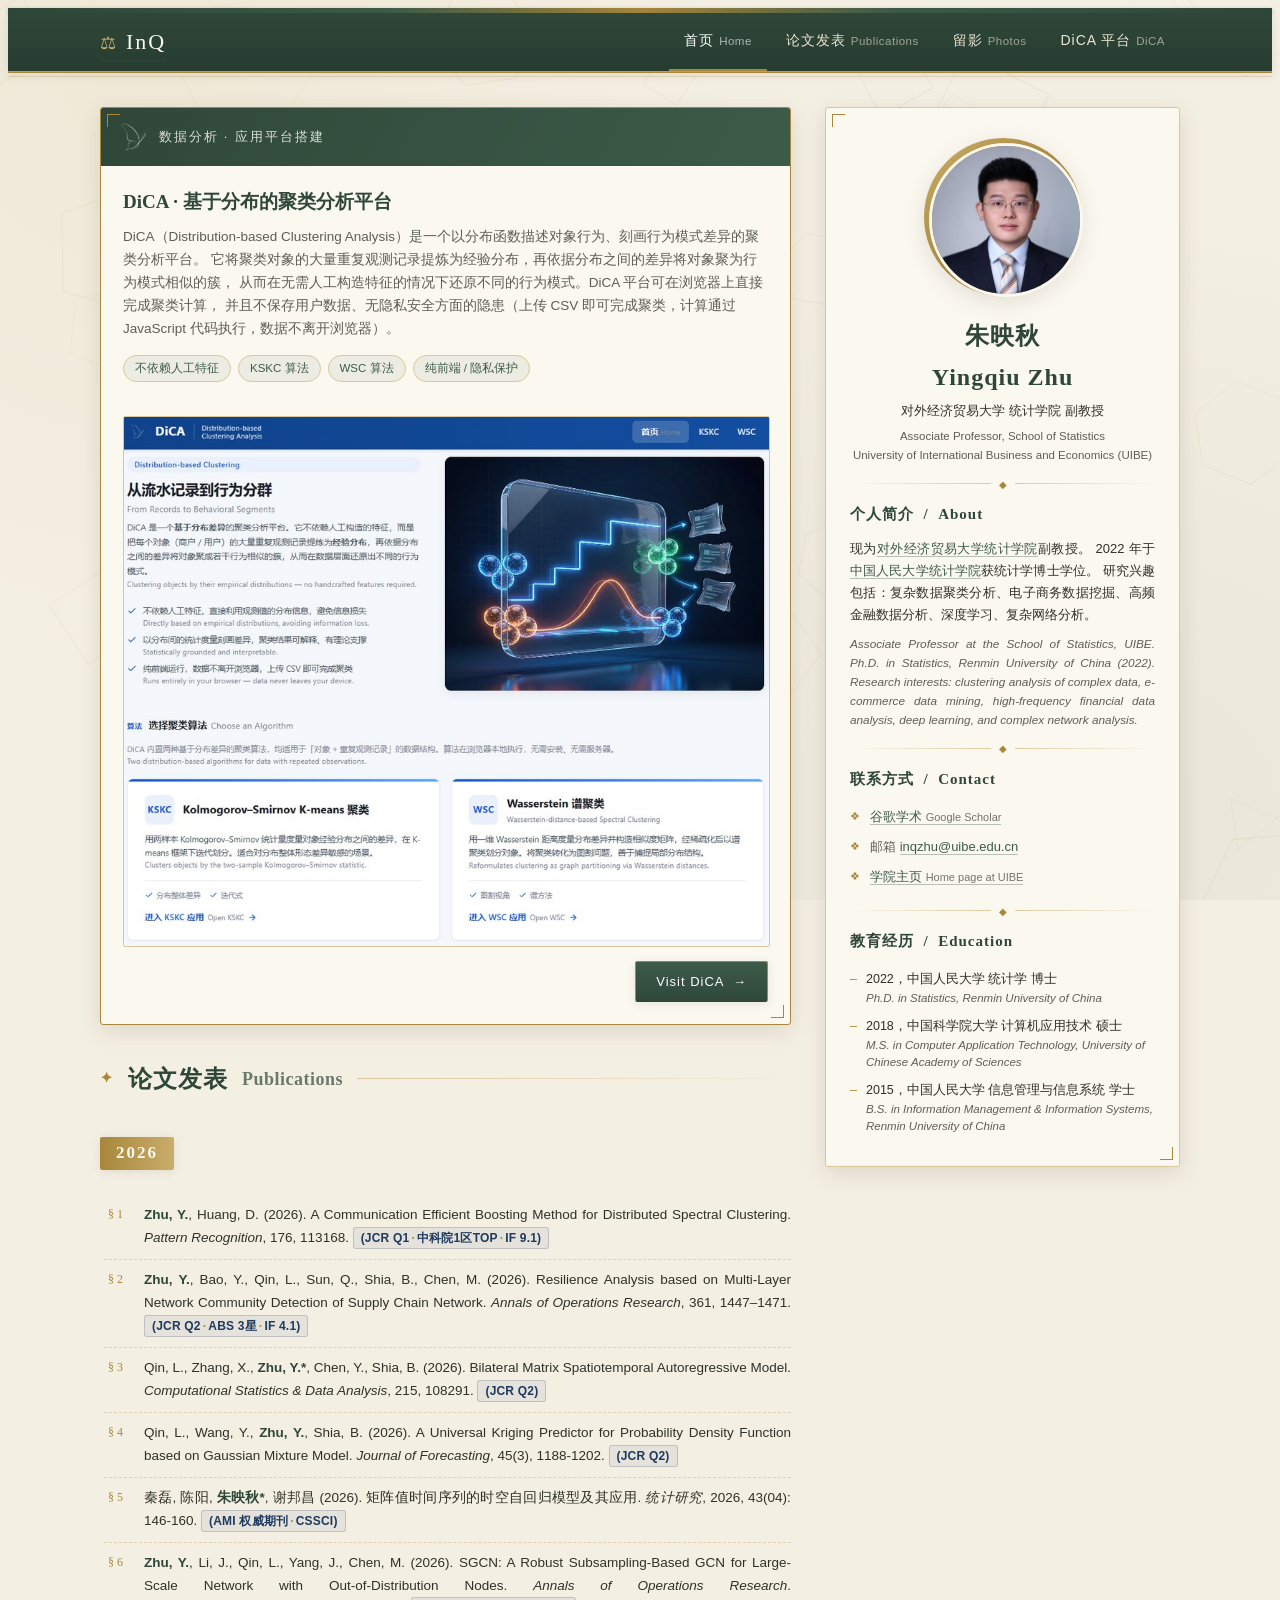
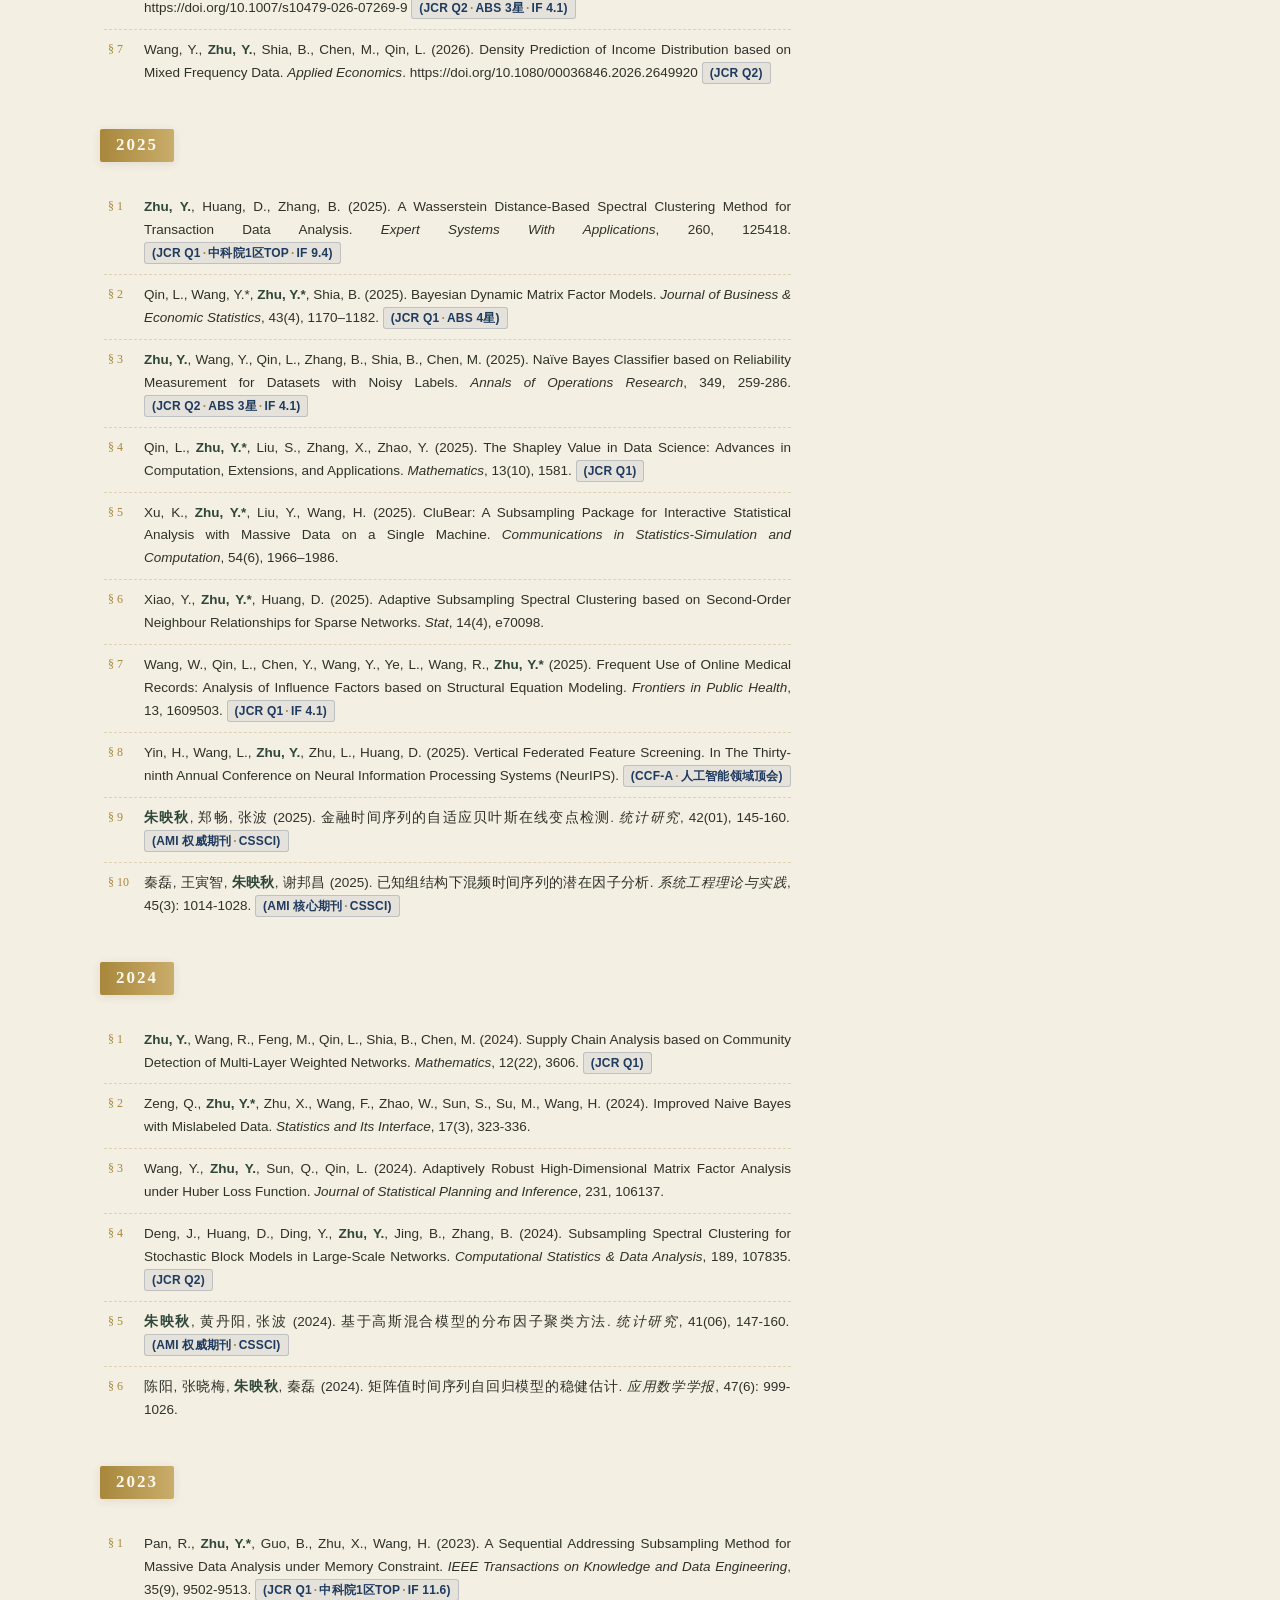
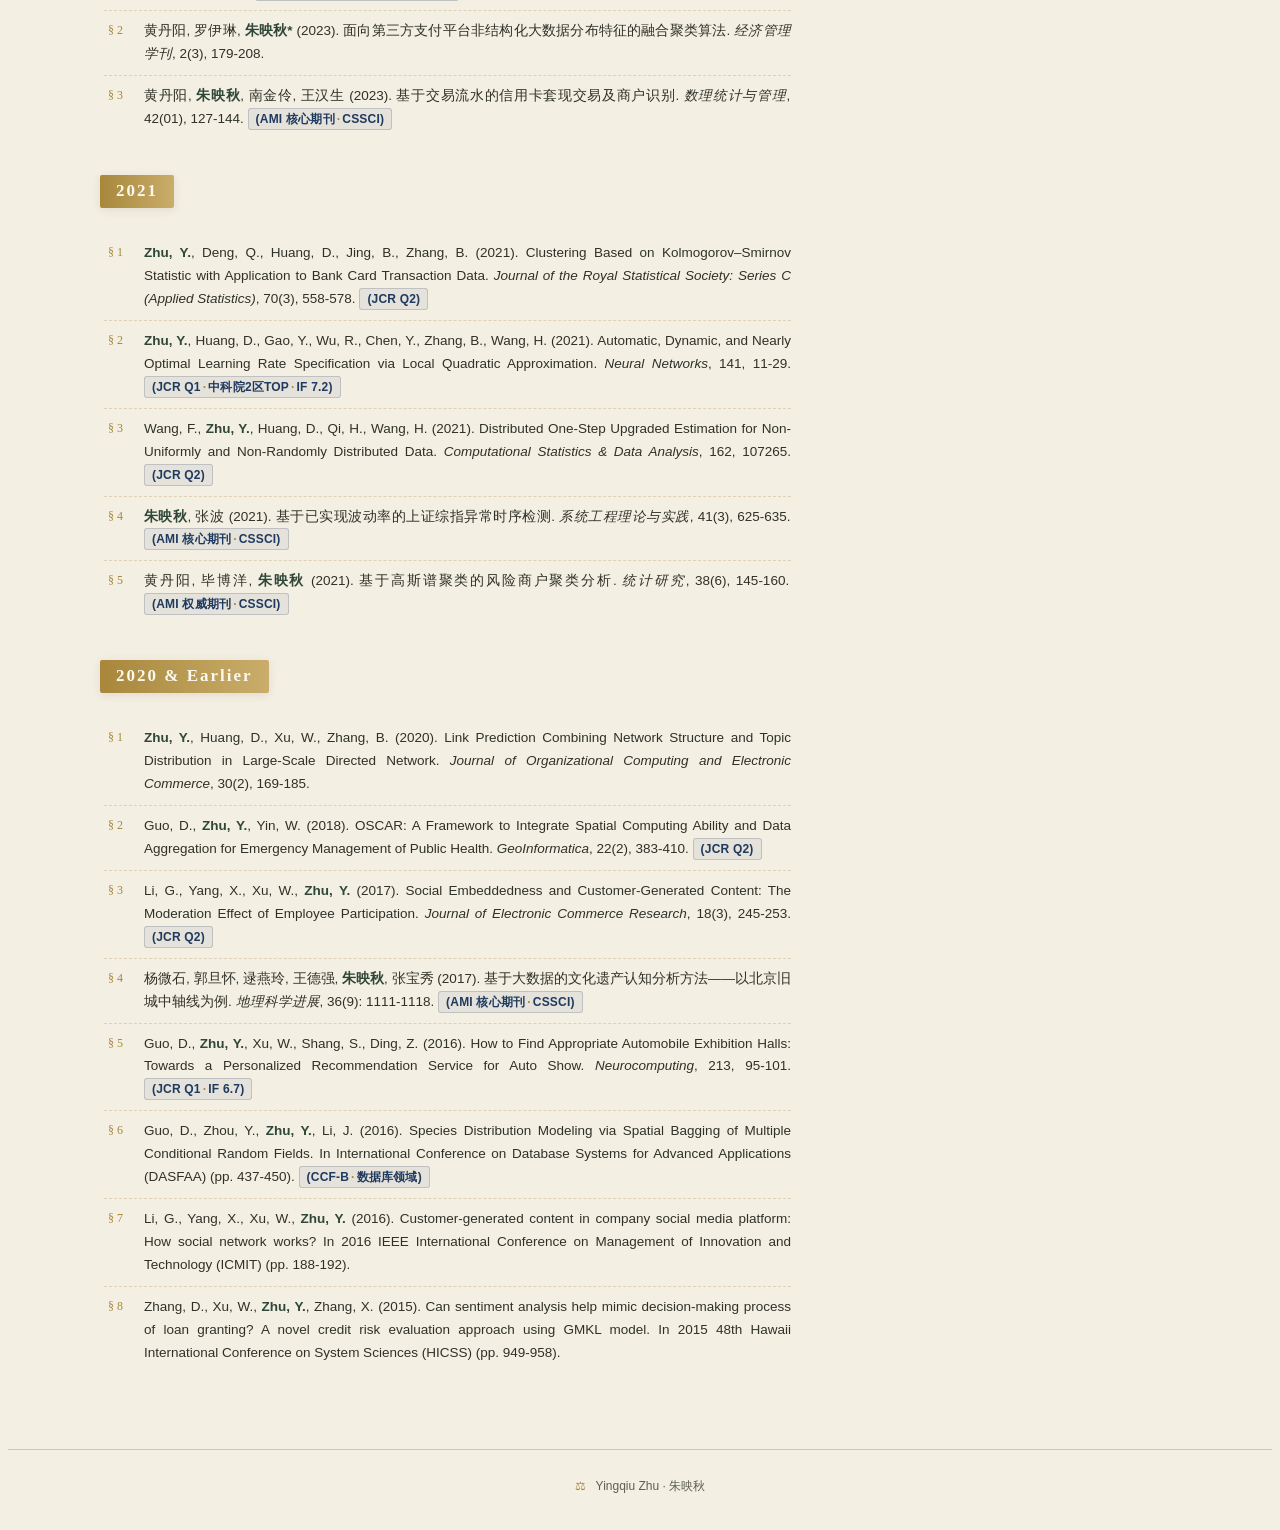
<file: index.html>
<!DOCTYPE html>
<!--
    Plain-Academic by Vasilios Mavroudis
    Released under the Simplified BSD License/FreeBSD (2-clause) License.
    https://github.com/mavroudisv/plain-academic
    图片异步懒加载改造与页面视觉重设计 by Yingqiu Zhu
-->
<html lang="en">
<head>
    <meta charset="utf-8">
    <meta name="viewport" content="width=device-width, initial-scale=1">
    <title>Yingqiu Zhu · 朱映秋</title>
    <link rel="stylesheet" href="theme.css">
    <link href="localg.css" rel="stylesheet" type="text/css">
</head>
<body>

    <div class="top-flourish"></div>

    <!-- Navigation -->
    <div class="navbar-wrap">
        <nav class="site-nav">
            <a class="site-brand" href="index.html"><span class="crest">&#9878;</span>InQ</a>
            <button class="nav-toggle" aria-label="Toggle navigation" onclick="document.getElementById('mainNav').classList.toggle('open')">&#9776;</button>
            <ul id="mainNav">
                <li class="active"><a href="index.html">首页 <span class="en">Home</span></a></li>
                <li><a href="#publications">论文发表 <span class="en">Publications</span></a></li>
                <li><a href="photo.html">留影 <span class="en">Photos</span></a></li>
                <li><a href="https://inqzhu.github.io/DiCA/index.html" target="_blank" rel="noopener">DiCA 平台 <span class="en">DiCA</span></a></li>
            </ul>
        </nav>
    </div>

    <!-- Page Content -->
    <div class="main-container">
        <div class="layout-grid">

            <!-- ===== 主栏：DiCA + 论文 ===== -->
            <div class="content-column">

                <!-- DiCA 平台介绍 -->
                <section class="card dica-card">
                    <div class="dica-head">
                        <img class="dica-logo" src="img/dica-logo.png" alt="DiCA logo">
                        <span class="dica-kicker">数据分析 &middot; 应用平台搭建</span>
                    </div>
                    <div class="dica-body">
                        <div class="dica-text">
                            <h3>DiCA &middot; 基于分布的聚类分析平台</h3>
                            <p>
                                DiCA（Distribution-based Clustering Analysis）是一个以分布函数描述对象行为、刻画行为模式差异的聚类分析平台。
                                它将聚类对象的大量重复观测记录提炼为经验分布，再依据分布之间的差异将对象聚为行为模式相似的簇，
                                从而在无需人工构造特征的情况下还原不同的行为模式。DiCA 平台可在浏览器上直接完成聚类计算，
                                并且不保存用户数据、无隐私安全方面的隐患（上传 CSV 即可完成聚类，计算通过 JavaScript 代码执行，数据不离开浏览器）。
                            </p>
                            <div class="dica-tags">
                                <span class="dica-tag">不依赖人工特征</span>
                                <span class="dica-tag">KSKC 算法</span>
                                <span class="dica-tag">WSC 算法</span>
                                <span class="dica-tag">纯前端 / 隐私保护</span>
                            </div>
                        </div>
                        <div class="dica-side">
                            <div class="dica-figure">
                                <img class="lazy-img" data-src="img/dica-preview.jpg" alt="DiCA: from transaction records to behavioral clustering">
                            </div>
                            <a class="dica-btn" href="https://inqzhu.github.io/DiCA/index.html" target="_blank" rel="noopener">Visit DiCA &nbsp;&#8594;</a>
                        </div>
                    </div>
                </section>

                <!-- Publications -->
                <section class="pubs">
                    <h2 class="section-title" id="publications"><span class="mark">&#10022;</span> 论文发表 <span class="en">Publications</span></h2>

                    <span class="year">2026</span>
                    <ol>
                        <li class="paper"><b>Zhu, Y.</b>, Huang, D. (2026). A Communication Efficient Boosting Method for Distributed Spectral Clustering. <i>Pattern Recognition</i>, 176, 113168. <span class="pub-badge">(JCR Q1<span class="sep">&middot;</span>中科院1区TOP<span class="sep">&middot;</span>IF 9.1)</span></li>
                        <li class="paper"><b>Zhu, Y.</b>, Bao, Y., Qin, L., Sun, Q., Shia, B., Chen, M. (2026). Resilience Analysis based on Multi-Layer Network Community Detection of Supply Chain Network. <i>Annals of Operations Research</i>, 361, 1447–1471. <span class="pub-badge">(JCR Q2<span class="sep">&middot;</span>ABS 3星<span class="sep">&middot;</span>IF 4.1)</span></li>
                        <li class="paper">Qin, L., Zhang, X., <b>Zhu, Y.*</b>, Chen, Y., Shia, B. (2026). Bilateral Matrix Spatiotemporal Autoregressive Model. <i>Computational Statistics &amp; Data Analysis</i>, 215, 108291. <span class="pub-badge">(JCR Q2)</span></li>
                        <li class="paper">Qin, L., Wang, Y., <b>Zhu, Y.</b>, Shia, B. (2026). A Universal Kriging Predictor for Probability Density Function based on Gaussian Mixture Model. <i>Journal of Forecasting</i>, 45(3), 1188-1202. <span class="pub-badge">(JCR Q2)</span></li>
                        <li class="paper">秦磊, 陈阳, <b>朱映秋*</b>, 谢邦昌 (2026). 矩阵值时间序列的时空自回归模型及其应用. <i>统计研究</i>, 2026, 43(04): 146-160. <span class="pub-badge">(AMI 权威期刊<span class="sep">&middot;</span>CSSCI)</span></li>
                        <li class="paper"><b>Zhu, Y.</b>, Li, J., Qin, L., Yang, J., Chen, M. (2026). SGCN: A Robust Subsampling-Based GCN for Large-Scale Network with Out-of-Distribution Nodes. <i>Annals of Operations Research</i>. https://doi.org/10.1007/s10479-026-07269-9 <span class="pub-badge">(JCR Q2<span class="sep">&middot;</span>ABS 3星<span class="sep">&middot;</span>IF 4.1)</span></li>
                        <li class="paper">Wang, Y., <b>Zhu, Y.</b>, Shia, B., Chen, M., Qin, L. (2026). Density Prediction of Income Distribution based on Mixed Frequency Data. <i>Applied Economics</i>. https://doi.org/10.1080/00036846.2026.2649920 <span class="pub-badge">(JCR Q2)</span></li>
                    </ol>

                    <span class="year">2025</span>
                    <ol>
                        <li class="paper"><b>Zhu, Y.</b>, Huang, D., Zhang, B. (2025). A Wasserstein Distance-Based Spectral Clustering Method for Transaction Data Analysis. <i>Expert Systems With Applications</i>, 260, 125418. <span class="pub-badge">(JCR Q1<span class="sep">&middot;</span>中科院1区TOP<span class="sep">&middot;</span>IF 9.4)</span></li>
                        <li class="paper">Qin, L., Wang, Y.*, <b>Zhu, Y.*</b>, Shia, B. (2025). Bayesian Dynamic Matrix Factor Models. <i>Journal of Business &amp; Economic Statistics</i>, 43(4), 1170–1182. <span class="pub-badge">(JCR Q1<span class="sep">&middot;</span>ABS 4星)</span></li>
                        <li class="paper"><b>Zhu, Y.</b>, Wang, Y., Qin, L., Zhang, B., Shia, B., Chen, M. (2025). Naïve Bayes Classifier based on Reliability Measurement for Datasets with Noisy Labels. <i>Annals of Operations Research</i>, 349, 259-286. <span class="pub-badge">(JCR Q2<span class="sep">&middot;</span>ABS 3星<span class="sep">&middot;</span>IF 4.1)</span></li>
                        <li class="paper">Qin, L., <b>Zhu, Y.*</b>, Liu, S., Zhang, X., Zhao, Y. (2025). The Shapley Value in Data Science: Advances in Computation, Extensions, and Applications. <i>Mathematics</i>, 13(10), 1581. <span class="pub-badge">(JCR Q1)</span></li>
                        <li class="paper">Xu, K., <b>Zhu, Y.*</b>, Liu, Y., Wang, H. (2025). CluBear: A Subsampling Package for Interactive Statistical Analysis with Massive Data on a Single Machine. <i>Communications in Statistics-Simulation and Computation</i>, 54(6), 1966–1986.</li>
                        <li class="paper">Xiao, Y., <b>Zhu, Y.*</b>, Huang, D. (2025). Adaptive Subsampling Spectral Clustering based on Second-Order Neighbour Relationships for Sparse Networks. <i>Stat</i>, 14(4), e70098.</li>
                        <li class="paper">Wang, W., Qin, L., Chen, Y., Wang, Y., Ye, L., Wang, R., <b>Zhu, Y.*</b> (2025). Frequent Use of Online Medical Records: Analysis of Influence Factors based on Structural Equation Modeling. <i>Frontiers in Public Health</i>, 13, 1609503. <span class="pub-badge">(JCR Q1<span class="sep">&middot;</span>IF 4.1)</span></li>
                        <li class="paper">Yin, H., Wang, L., <b>Zhu, Y.</b>, Zhu, L., Huang, D. (2025). Vertical Federated Feature Screening. In The Thirty-ninth Annual Conference on Neural Information Processing Systems (NeurIPS). <span class="pub-badge">(CCF-A<span class="sep">&middot;</span>人工智能领域顶会)</span></li>
                        <li class="paper"><b>朱映秋</b>, 郑畅, 张波 (2025). 金融时间序列的自适应贝叶斯在线变点检测. <i>统计研究</i>, 42(01), 145-160. <span class="pub-badge">(AMI 权威期刊<span class="sep">&middot;</span>CSSCI)</span></li>
                        <li class="paper">秦磊, 王寅智, <b>朱映秋</b>, 谢邦昌 (2025). 已知组结构下混频时间序列的潜在因子分析. <i>系统工程理论与实践</i>, 45(3): 1014-1028. <span class="pub-badge">(AMI 核心期刊<span class="sep">&middot;</span>CSSCI)</span></li>
                    </ol>

                    <span class="year">2024</span>
                    <ol>
                        <li class="paper"><b>Zhu, Y.</b>, Wang, R., Feng, M., Qin, L., Shia, B., Chen, M. (2024). Supply Chain Analysis based on Community Detection of Multi-Layer Weighted Networks. <i>Mathematics</i>, 12(22), 3606. <span class="pub-badge">(JCR Q1)</span></li>
                        <li class="paper">Zeng, Q., <b>Zhu, Y.*</b>, Zhu, X., Wang, F., Zhao, W., Sun, S., Su, M., Wang, H. (2024). Improved Naive Bayes with Mislabeled Data. <i>Statistics and Its Interface</i>, 17(3), 323-336.</li>
                        <li class="paper">Wang, Y., <b>Zhu, Y.</b>, Sun, Q., Qin, L. (2024). Adaptively Robust High-Dimensional Matrix Factor Analysis under Huber Loss Function. <i>Journal of Statistical Planning and Inference</i>, 231, 106137.</li>
                        <li class="paper">Deng, J., Huang, D., Ding, Y., <b>Zhu, Y.</b>, Jing, B., Zhang, B. (2024). Subsampling Spectral Clustering for Stochastic Block Models in Large-Scale Networks. <i>Computational Statistics &amp; Data Analysis</i>, 189, 107835. <span class="pub-badge">(JCR Q2)</span></li>
                        <li class="paper"><b>朱映秋</b>, 黄丹阳, 张波 (2024). 基于高斯混合模型的分布因子聚类方法. <i>统计研究</i>, 41(06), 147-160. <span class="pub-badge">(AMI 权威期刊<span class="sep">&middot;</span>CSSCI)</span></li>
                        <li class="paper">陈阳, 张晓梅, <b>朱映秋</b>, 秦磊 (2024). 矩阵值时间序列自回归模型的稳健估计. <i>应用数学学报</i>, 47(6): 999-1026.</li>
                    </ol>

                    <span class="year">2023</span>
                    <ol>
                        <li class="paper">Pan, R., <b>Zhu, Y.*</b>, Guo, B., Zhu, X., Wang, H. (2023). A Sequential Addressing Subsampling Method for Massive Data Analysis under Memory Constraint. <i>IEEE Transactions on Knowledge and Data Engineering</i>, 35(9), 9502-9513. <span class="pub-badge">(JCR Q1<span class="sep">&middot;</span>中科院1区TOP<span class="sep">&middot;</span>IF 11.6)</span></li>
                        <li class="paper">黄丹阳, 罗伊琳, <b>朱映秋*</b> (2023). 面向第三方支付平台非结构化大数据分布特征的融合聚类算法. <i>经济管理学刊</i>, 2(3), 179-208.</li>
                        <li class="paper">黄丹阳, <b>朱映秋</b>, 南金伶, 王汉生 (2023). 基于交易流水的信用卡套现交易及商户识别. <i>数理统计与管理</i>, 42(01), 127-144. <span class="pub-badge">(AMI 核心期刊<span class="sep">&middot;</span>CSSCI)</span></li>
                    </ol>

                    <span class="year">2021</span>
                    <ol>
                        <li class="paper"><b>Zhu, Y.</b>, Deng, Q., Huang, D., Jing, B., Zhang, B. (2021). Clustering Based on Kolmogorov–Smirnov Statistic with Application to Bank Card Transaction Data. <i>Journal of the Royal Statistical Society: Series C (Applied Statistics)</i>, 70(3), 558-578. <span class="pub-badge">(JCR Q2)</span></li>
                        <li class="paper"><b>Zhu, Y.</b>, Huang, D., Gao, Y., Wu, R., Chen, Y., Zhang, B., Wang, H. (2021). Automatic, Dynamic, and Nearly Optimal Learning Rate Specification via Local Quadratic Approximation. <i>Neural Networks</i>, 141, 11-29. <span class="pub-badge">(JCR Q1<span class="sep">&middot;</span>中科院2区TOP<span class="sep">&middot;</span>IF 7.2)</span></li>
                        <li class="paper">Wang, F., <b>Zhu, Y.</b>, Huang, D., Qi, H., Wang, H. (2021). Distributed One-Step Upgraded Estimation for Non-Uniformly and Non-Randomly Distributed Data. <i>Computational Statistics &amp; Data Analysis</i>, 162, 107265. <span class="pub-badge">(JCR Q2)</span></li>
                        <li class="paper"><b>朱映秋</b>, 张波 (2021). 基于已实现波动率的上证综指异常时序检测. <i>系统工程理论与实践</i>, 41(3), 625-635. <span class="pub-badge">(AMI 核心期刊<span class="sep">&middot;</span>CSSCI)</span></li>
                        <li class="paper">黄丹阳, 毕博洋, <b>朱映秋</b> (2021). 基于高斯谱聚类的风险商户聚类分析. <i>统计研究</i>, 38(6), 145-160. <span class="pub-badge">(AMI 权威期刊<span class="sep">&middot;</span>CSSCI)</span></li>
                    </ol>

                    <span class="year">2020 &amp; Earlier</span>
                    <ol>
                        <li class="paper"><b>Zhu, Y.</b>, Huang, D., Xu, W., Zhang, B. (2020). Link Prediction Combining Network Structure and Topic Distribution in Large-Scale Directed Network. <i>Journal of Organizational Computing and Electronic Commerce</i>, 30(2), 169-185.</li>
                        <li class="paper">Guo, D., <b>Zhu, Y.</b>, Yin, W. (2018). OSCAR: A Framework to Integrate Spatial Computing Ability and Data Aggregation for Emergency Management of Public Health. <i>GeoInformatica</i>, 22(2), 383-410. <span class="pub-badge">(JCR Q2)</span></li>
                        <li class="paper">Li, G., Yang, X., Xu, W., <b>Zhu, Y.</b> (2017). Social Embeddedness and Customer-Generated Content: The Moderation Effect of Employee Participation. <i>Journal of Electronic Commerce Research</i>, 18(3), 245-253. <span class="pub-badge">(JCR Q2)</span></li>
                        <li class="paper">杨微石, 郭旦怀, 逯燕玲, 王德强, <b>朱映秋</b>, 张宝秀 (2017). 基于大数据的文化遗产认知分析方法——以北京旧城中轴线为例. <i>地理科学进展</i>, 36(9): 1111-1118. <span class="pub-badge">(AMI 核心期刊<span class="sep">&middot;</span>CSSCI)</span></li>
                        <li class="paper">Guo, D., <b>Zhu, Y.</b>, Xu, W., Shang, S., Ding, Z. (2016). How to Find Appropriate Automobile Exhibition Halls: Towards a Personalized Recommendation Service for Auto Show. <i>Neurocomputing</i>, 213, 95-101. <span class="pub-badge">(JCR Q1<span class="sep">&middot;</span>IF 6.7)</span></li>
                        <li class="paper">Guo, D., Zhou, Y., <b>Zhu, Y.</b>, Li, J. (2016). Species Distribution Modeling via Spatial Bagging of Multiple Conditional Random Fields. In International Conference on Database Systems for Advanced Applications (DASFAA) (pp. 437-450). <span class="pub-badge">(CCF-B<span class="sep">&middot;</span>数据库领域)</span></li>
                        <li class="paper">Li, G., Yang, X., Xu, W., <b>Zhu, Y.</b> (2016). Customer-generated content in company social media platform: How social network works? In 2016 IEEE International Conference on Management of Innovation and Technology (ICMIT) (pp. 188-192).</li>
                        <li class="paper">Zhang, D., Xu, W., <b>Zhu, Y.</b>, Zhang, X. (2015). Can sentiment analysis help mimic decision-making process of loan granting? A novel credit risk evaluation approach using GMKL model. In 2015 48th Hawaii International Conference on System Sciences (HICSS) (pp. 949-958).</li>
                    </ol>
                </section>

            </div>

            <!-- ===== 侧栏：个人信息 ===== -->
            <aside class="sidebar">
                <div class="card profile-card">
                    <div class="avatar-ring">
                        <img class="lazy-img" data-src="img/myphoto.jpg" alt="Yingqiu Zhu">
                    </div>
                    <h1 class="profile-name">朱映秋<br>Yingqiu Zhu</h1>
                    <p class="profile-title">
                        对外经济贸易大学 统计学院 副教授<br>
                        <span class="en-line">Associate Professor, School of Statistics<br>University of International Business and Economics (UIBE)</span>
                    </p>

                    <div class="divider"></div>

                    <div class="side-block">
                        <h4>个人简介 &nbsp;/&nbsp; About</h4>
                        <p class="bio-zh">
                            现为<a href="http://tongji.uibe.edu.cn/index.htm" target="_blank" rel="noopener">对外经济贸易大学统计学院</a>副教授。
                            2022 年于<a href="http://stat.ruc.edu.cn/" target="_blank" rel="noopener">中国人民大学统计学院</a>获统计学博士学位。
                            研究兴趣包括：复杂数据聚类分析、电子商务数据挖掘、高频金融数据分析、深度学习、复杂网络分析。
                        </p>
                        <p class="bio-en">
                            Associate Professor at the School of Statistics, UIBE. Ph.D. in Statistics,
                            Renmin University of China (2022). Research interests: clustering analysis of complex data,
                            e-commerce data mining, high-frequency financial data analysis, deep learning,
                            and complex network analysis.
                        </p>
                    </div>

                    <div class="divider"></div>

                    <div class="side-block">
                        <h4>联系方式 &nbsp;/&nbsp; Contact</h4>
                        <ul class="side-links">
                            <li><a href="https://scholar.google.com/citations?user=Z6v7O7wAAAAJ" target="_blank" rel="noopener">谷歌学术 <span class="en">Google Scholar</span></a></li>
                            <li>邮箱 <a href="mailto:inqzhu@uibe.edu.cn">inqzhu@uibe.edu.cn</a></li>
                            <li><a href="http://tongji.uibe.edu.cn/szdw/jsjs/sljrx/84bc55468a644aaf959e2bf996a63471.htm" target="_blank" rel="noopener">学院主页 <span class="en">Home page at UIBE</span></a></li>
                        </ul>
                    </div>

                    <div class="divider"></div>

                    <div class="side-block">
                        <h4>教育经历 &nbsp;/&nbsp; Education</h4>
                        <div class="edu-item">
                            <span class="edu-zh">2022，中国人民大学 统计学 博士</span>
                            <span class="edu-en">Ph.D. in Statistics, Renmin University of China</span>
                        </div>
                        <div class="edu-item">
                            <span class="edu-zh">2018，中国科学院大学 计算机应用技术 硕士</span>
                            <span class="edu-en">M.S. in Computer Application Technology, University of Chinese Academy of Sciences</span>
                        </div>
                        <div class="edu-item">
                            <span class="edu-zh">2015，中国人民大学 信息管理与信息系统 学士</span>
                            <span class="edu-en">B.S. in Information Management &amp; Information Systems, Renmin University of China</span>
                        </div>
                    </div>
                </div>
            </aside>

        </div>
    </div>

    <footer class="site-footer">
        <span class="crest">&#9878;</span> &nbsp; Yingqiu Zhu &middot; 朱映秋
    </footer>

    <!-- 背景装饰画布 -->
    <canvas id="poly-canvas"></canvas>

    <script>
        /* ===== 柔和暗金多边形背景（轻量，低对比，不干扰阅读） ===== */
        (function () {
            const canvas = document.getElementById('poly-canvas');
            if (!canvas) return;
            const ctx = canvas.getContext('2d');
            function resize() {
                canvas.width = window.innerWidth;
                canvas.height = window.innerHeight;
            }
            window.addEventListener('resize', resize);
            resize();

            class Poly {
                constructor() {
                    this.x = Math.random() * canvas.width;
                    this.y = Math.random() * canvas.height;
                    this.size = Math.random() * 60 + 20;
                    this.rot = 0;
                    this.rotSp = (Math.random() - 0.5) * 0.01;
                    this.vx = (Math.random() - 0.5) * 0.25;
                    this.vy = (Math.random() - 0.5) * 0.25;
                    this.sides = Math.floor(Math.random() * 4) + 3;
                    this.opacity = Math.random() * 0.06 + 0.03;
                }
                update() {
                    this.x += this.vx;
                    this.y += this.vy;
                    this.rot += this.rotSp;
                    if (this.x < -this.size) this.x = canvas.width + this.size;
                    if (this.x > canvas.width + this.size) this.x = -this.size;
                    if (this.y < -this.size) this.y = canvas.height + this.size;
                    if (this.y > canvas.height + this.size) this.y = -this.size;
                }
                draw() {
                    ctx.save();
                    ctx.translate(this.x, this.y);
                    ctx.rotate(this.rot);
                    ctx.strokeStyle = 'rgba(168,135,60,' + this.opacity + ')';
                    ctx.lineWidth = 1.2;
                    ctx.beginPath();
                    for (let i = 0; i < this.sides; i++) {
                        const a = (i / this.sides) * Math.PI * 2;
                        const x = Math.cos(a) * this.size;
                        const y = Math.sin(a) * this.size;
                        i === 0 ? ctx.moveTo(x, y) : ctx.lineTo(x, y);
                    }
                    ctx.closePath();
                    ctx.stroke();
                    ctx.restore();
                }
            }
            const polys = Array.from({ length: 40 }, () => new Poly());
            function loop() {
                ctx.clearRect(0, 0, canvas.width, canvas.height);
                polys.forEach(p => { p.update(); p.draw(); });
                requestAnimationFrame(loop);
            }
            loop();
        })();

        /* ===== 图片异步懒加载（保留原有改造思路） ===== */
        document.addEventListener('DOMContentLoaded', function () {
            const imgs = document.querySelectorAll('img.lazy-img');
            if (!imgs.length) return;

            function load(img) {
                const src = img.getAttribute('data-src');
                if (!src || img.dataset.done === 'true') return;
                img.dataset.done = 'true';
                const loader = new Image();
                loader.onload = function () {
                    img.src = src;
                    img.classList.add('loaded');
                };
                loader.onerror = function () {
                    img.alt = 'Image unavailable';
                    img.classList.add('loaded');
                    img.style.opacity = '0.35';
                };
                loader.src = src;
            }

            if ('IntersectionObserver' in window) {
                const io = new IntersectionObserver((entries, obs) => {
                    entries.forEach(e => {
                        if (e.isIntersecting) { load(e.target); obs.unobserve(e.target); }
                    });
                }, { rootMargin: '200px 0px', threshold: 0.01 });
                imgs.forEach(img => io.observe(img));
            } else {
                imgs.forEach(load);
            }
        });
    </script>
</body>
</html>
</file>
<file: theme.css>
/*
 * theme.css
 * 柔和中世纪魔幻风格的学术主页主题
 * 参考火焰纹章攻略站的配色气质，但做了学术化收敛：
 *   羊皮纸米色底 + 深墨绿/藏青主色 + 暗金描边 + 衬线标题
 * 供 index.html 与 photo.html 共用。
 */

:root {
    --parchment:   #f4efe3;   /* 羊皮纸底色 */
    --parchment-2: #efe8d8;   /* 略深的羊皮纸 */
    --paper:       #fbf8f0;   /* 卡片纸面 */
    --ink:         #2f3128;   /* 正文墨色 */
    --ink-soft:    #5c5f52;   /* 次要文字 */
    --green:       #2f4739;   /* 深墨绿（主色） */
    --green-2:     #3d5b49;
    --gold:        #a8873c;   /* 暗金 */
    --gold-soft:   #c9ad6a;
    --gold-line:   #d8c79a;   /* 描边金线 */
    --navy:        #1f3a5f;   /* 藏蓝（论文补充信息） */
    --shadow:      0 6px 22px rgba(58, 52, 33, 0.13);
    --shadow-sm:   0 2px 10px rgba(58, 52, 33, 0.10);
    --serif:       Georgia, "Times New Roman", "Songti SC", "STSong", serif;
    --sans:        -apple-system, BlinkMacSystemFont, "Segoe UI", "Microsoft YaHei", "PingFang SC", sans-serif;
}

/* ---------- 基础 ---------- */
html, body {
    height: 100%;
}
body {
    background-color: var(--parchment);
    background-image:
        radial-gradient(circle at 12% 8%, rgba(201, 173, 106, 0.10), transparent 42%),
        radial-gradient(circle at 88% 92%, rgba(47, 71, 57, 0.06), transparent 45%);
    background-attachment: fixed;
    color: var(--ink);
    font-family: var(--sans);
    font-size: 15px;
    line-height: 1.7;
    overflow-y: auto;
    overflow-x: hidden;
}

/* 背景装饰多边形画布 */
#poly-canvas {
    position: fixed;
    top: 0;
    left: 0;
    width: 100%;
    height: 100%;
    z-index: -1;
    pointer-events: none;
}

a {
    color: var(--green-2);
    text-decoration: none;
    border-bottom: 1px solid rgba(61, 91, 73, 0.35);
    transition: color 0.2s ease, border-color 0.2s ease;
}
a:hover {
    color: var(--gold);
    border-bottom-color: var(--gold);
    text-decoration: none;
}

/* ---------- 顶部装饰条 ---------- */
.top-flourish {
    height: 5px;
    background: linear-gradient(90deg,
        var(--green) 0%, var(--green-2) 30%,
        var(--gold) 50%, var(--green-2) 70%, var(--green) 100%);
    box-shadow: 0 1px 4px rgba(0, 0, 0, 0.2);
}

/* ---------- 导航 ---------- */
.navbar-wrap {
    background: linear-gradient(180deg, var(--green) 0%, #263c30 100%);
    border-bottom: 2px solid var(--gold);
    box-shadow: var(--shadow-sm);
    position: relative;
    z-index: 10;
}
.navbar-wrap::after {
    content: "";
    position: absolute;
    left: 0; right: 0; bottom: -6px;
    height: 4px;
    border-top: 1px solid var(--gold-soft);
    border-bottom: 1px solid rgba(168, 135, 60, 0.4);
    opacity: 0.6;
}
.site-nav {
    display: flex;
    align-items: center;
    justify-content: space-between;
    max-width: 1080px;
    margin: 0 auto;
    padding: 0 22px;
    min-height: 54px;
}
.site-brand {
    font-family: var(--serif);
    font-size: 22px;
    letter-spacing: 2px;
    color: var(--paper);
    white-space: nowrap;
}
.site-brand .crest {
    color: var(--gold-soft);
    margin-right: 8px;
    font-size: 18px;
}
.site-nav ul {
    list-style: none;
    display: flex;
    gap: 4px;
    margin: 0;
    padding: 0;
}
.site-nav ul li a {
    display: block;
    padding: 16px 15px;
    color: #eae4d2;
    font-size: 14px;
    letter-spacing: 1px;
    border-bottom: 2px solid transparent;
    transition: all 0.2s ease;
    white-space: nowrap;
}
/* 导航里的英文：字号略小、颜色略淡，中文为主 */
.site-nav ul li a .en {
    font-size: 11.5px;
    letter-spacing: 0.5px;
    opacity: 0.62;
    text-transform: none;
}
.site-nav ul li a:hover {
    color: #fff;
    background: rgba(255, 255, 255, 0.06);
    border-bottom-color: var(--gold-soft);
}
.site-nav ul li.active a {
    color: #fff;
    border-bottom-color: var(--gold);
}
.nav-toggle {
    display: none;
    background: none;
    border: none;
    color: var(--paper);
    font-size: 24px;
    cursor: pointer;
}

/* ---------- 主容器 ---------- */
.main-container {
    max-width: 1080px;
    margin: 34px auto 60px;
    padding: 0 22px;
    position: relative;
    z-index: 1;
}
.layout-grid {
    display: grid;
    grid-template-columns: minmax(0, 1fr) 355px;
    gap: 34px;
    align-items: start;
}

/* ---------- 卡片通用 ---------- */
.card {
    background: var(--paper);
    border: 1px solid var(--gold-line);
    border-radius: 3px;
    box-shadow: var(--shadow);
    position: relative;
}
.card::before,
.card::after {
    content: "";
    position: absolute;
    width: 12px; height: 12px;
    border: 1px solid var(--gold);
    pointer-events: none;
}
.card::before {
    top: 6px; left: 6px;
    border-right: none; border-bottom: none;
}
.card::after {
    bottom: 6px; right: 6px;
    border-left: none; border-top: none;
}

/* ---------- 章节标题 ---------- */
.section-title {
    font-family: var(--serif);
    font-size: 24px;
    color: var(--green);
    letter-spacing: 1px;
    margin: 0 0 18px;
    display: flex;
    align-items: center;
    gap: 14px;
}
.section-title::after {
    content: "";
    flex: 1;
    height: 1px;
    background: linear-gradient(90deg, var(--gold-line), transparent);
}
.section-title .mark {
    color: var(--gold);
    font-size: 15px;
}
.section-title .en {
    font-size: 18px;
    letter-spacing: 0.5px;
    opacity: 0.7;
}

/* ---------- 首页：DiCA 介绍卡 ---------- */
.dica-card {
    margin-bottom: 34px;
    padding: 0;
    overflow: hidden;
    border-color: var(--gold);
}
.dica-head {
    background: linear-gradient(120deg, var(--green) 0%, var(--green-2) 100%);
    color: var(--paper);
    padding: 14px 20px;
    display: flex;
    align-items: center;
    gap: 12px;
}
.dica-head .dica-logo {
    height: 30px;
    width: auto;
    filter: brightness(0) invert(1);
}
.dica-head .dica-kicker {
    font-family: var(--serif);
    font-size: 13px;
    letter-spacing: 2px;
    text-transform: uppercase;
    opacity: 0.85;
}
.dica-body {
    display: grid;
    grid-template-columns: 1fr;
    gap: 18px;
    padding: 20px 22px 22px;
    align-items: start;
}
.dica-body h3 {
    font-family: var(--serif);
    color: var(--green);
    font-size: 19px;
    margin: 0 0 8px;
}
.dica-body p {
    color: var(--ink-soft);
    font-size: 13.5px;
    margin: 0 0 14px;
}
.dica-tags {
    display: flex;
    flex-wrap: wrap;
    gap: 7px;
    margin-bottom: 16px;
}
.dica-tag {
    font-size: 11.5px;
    color: var(--green-2);
    background: rgba(61, 91, 73, 0.08);
    border: 1px solid var(--gold-line);
    border-radius: 20px;
    padding: 3px 11px;
}
.dica-side {
    display: flex;
    flex-direction: column;
    align-items: stretch;
    gap: 14px;
}
.dica-side .dica-figure {
    width: 100%;
    border-color: var(--gold-line);
}
.dica-btn {
    display: inline-block;
    align-self: flex-end;
    font-size: 13px;
    letter-spacing: 1px;
    color: #fff !important;
    background: linear-gradient(180deg, var(--green-2), var(--green));
    border: 1px solid var(--gold);
    border-bottom: none;
    padding: 9px 20px;
    border-radius: 2px;
    box-shadow: var(--shadow-sm);
    transition: transform 0.2s ease, box-shadow 0.2s ease;
    white-space: nowrap;
}
.dica-btn:hover {
    transform: translateY(-2px);
    box-shadow: 0 6px 16px rgba(47, 71, 57, 0.35);
    color: #fff !important;
}
.dica-figure {
    border: 1px solid var(--gold-line);
    border-radius: 2px;
    overflow: hidden;
    background: #fff;
}
.dica-figure img {
    display: block;
    width: 100%;
    height: auto;
}

/* ---------- 首页：论文列表 ---------- */
.pubs {
    margin-top: 4px;
}
.pubs .year {
    font-family: var(--serif);
    font-size: 17px;
    font-weight: bold;
    color: var(--paper);
    background: linear-gradient(90deg, var(--gold), var(--gold-soft));
    display: inline-block;
    padding: 2px 16px;
    border-radius: 2px;
    letter-spacing: 2px;
    margin: 20px 0 10px;
    box-shadow: var(--shadow-sm);
}
.pubs ol {
    list-style: none;
    counter-reset: pub;
    padding-left: 4px;
}
.pubs ol li.paper {
    counter-increment: pub;
    position: relative;
    padding: 9px 0 9px 40px;
    border-bottom: 1px dashed rgba(168, 135, 60, 0.28);
    font-size: 13.5px;
    color: var(--ink);
    text-align: justify;
}
.pubs ol li.paper::before {
    content: "§ " counter(pub);
    position: absolute;
    left: 4px;
    top: 9px;
    font-family: var(--serif);
    color: var(--gold);
    font-size: 12px;
}
.pubs ol li.paper:last-child {
    border-bottom: none;
}
.pubs li.paper b {
    color: var(--green);
}
.pubs li.paper i {
    color: var(--ink);
}
/* 论文补充标注：淡藏蓝底的小标签，低调但醒目 */
.pub-badge {
    display: inline-block;
    color: var(--navy);
    background: rgba(31, 58, 95, 0.07);
    border: 1px solid rgba(31, 58, 95, 0.2);
    border-radius: 3px;
    padding: 1px 7px;
    font-size: 12px;
    font-weight: 700;
    letter-spacing: 0.2px;
    white-space: nowrap;
    line-height: 1.5;
    vertical-align: baseline;
}
.pub-badge .sep {
    color: var(--gold);
    margin: 0 2px;
}

/* ---------- 侧栏：个人信息 ---------- */
.sidebar {
    position: sticky;
    top: 20px;
}
.profile-card {
    padding: 30px 24px 26px;
    text-align: center;
}
.avatar-ring {
    width: 148px;
    height: 148px;
    margin: 0 auto 20px;
    border-radius: 50%;
    padding: 5px;
    background: linear-gradient(135deg, var(--gold-soft), var(--gold), var(--gold-soft));
    box-shadow: var(--shadow);
}
.avatar-ring img {
    width: 100%;
    height: 100%;
    border-radius: 50%;
    display: block;
    object-fit: cover;
    border: 3px solid var(--paper);
}
.profile-name {
    font-family: var(--serif);
    font-size: 24px;
    color: var(--green);
    letter-spacing: 1px;
    margin: 0 0 4px;
}
.profile-title {
    font-size: 13px;
    color: var(--ink);
    line-height: 1.6;
    margin: 0 0 18px;
}
.profile-title .en-line {
    display: inline-block;
    margin-top: 5px;
    font-size: 11.5px;
    color: var(--ink-soft);
    white-space: nowrap;
}
.divider {
    height: 1px;
    background: linear-gradient(90deg, transparent, var(--gold-line), transparent);
    position: relative;
    margin: 18px 0;
}
.divider::after {
    content: "◆";
    position: absolute;
    top: 50%; left: 50%;
    transform: translate(-50%, -50%);
    color: var(--gold);
    font-size: 10px;
    background: var(--paper);
    padding: 0 8px;
}
.side-block {
    text-align: left;
    font-size: 13px;
    color: var(--ink-soft);
}
.side-block h4 {
    font-family: var(--serif);
    font-size: 15px;
    color: var(--green);
    letter-spacing: 1px;
    margin: 0 0 10px;
}
.side-links {
    list-style: none;
    padding: 0;
    margin: 0 0 4px;
}
.side-links li {
    padding: 4px 0 4px 20px;
    position: relative;
    font-size: 13px;
}
.side-links li::before {
    content: "❖";
    position: absolute;
    left: 0;
    color: var(--gold);
    font-size: 11px;
    top: 5px;
}
.side-links li .en {
    font-size: 11px;
    color: var(--ink-soft);
    opacity: 0.85;
}
.side-block .edu-item {
    padding: 5px 0 5px 16px;
    position: relative;
    font-size: 12.5px;
    line-height: 1.5;
}
.side-block .edu-item::before {
    content: "–";
    position: absolute;
    left: 0;
    color: var(--gold);
}
/* 中英双语：中文为主，英文为辅 */
.side-block .bio-zh {
    margin: 0 0 9px;
    color: var(--ink);
    text-align: justify;
}
.side-block .bio-en {
    margin: 0;
    font-size: 11.8px;
    line-height: 1.6;
    color: var(--ink-soft);
    font-style: italic;
    text-align: justify;
}
.edu-item .edu-zh {
    display: block;
    color: var(--ink);
    white-space: nowrap;
}
.edu-item .edu-en {
    display: block;
    font-size: 11.5px;
    color: var(--ink-soft);
    font-style: italic;
    margin-top: 1px;
}

/* ---------- 懒加载 ---------- */
.lazy-img {
    opacity: 0;
    transition: opacity 0.6s ease;
}
.lazy-img.loaded {
    opacity: 1;
}

/* ---------- 页脚 ---------- */
.site-footer {
    text-align: center;
    color: var(--ink-soft);
    font-size: 12px;
    padding: 26px 20px 34px;
    border-top: 1px solid var(--gold-line);
    margin-top: 40px;
}
.site-footer .crest {
    color: var(--gold);
}

/* ============ 照片页 ============ */
.gallery-intro {
    text-align: center;
    margin: 6px 0 30px;
}
.gallery-intro h1 {
    font-family: var(--serif);
    font-size: 30px;
    color: var(--green);
    letter-spacing: 3px;
    margin: 0 0 8px;
}
.gallery-intro h1 .en {
    font-size: 20px;
    letter-spacing: 1px;
    opacity: 0.7;
}
.gallery-intro .sub {
    font-family: var(--serif);
    color: var(--gold);
    letter-spacing: 1px;
    font-size: 13.5px;
}
.gallery-intro .rule {
    width: 120px;
    height: 2px;
    margin: 14px auto 0;
    background: linear-gradient(90deg, transparent, var(--gold), transparent);
    position: relative;
}
.gallery-intro .rule::after {
    content: "◆";
    position: absolute;
    top: 50%; left: 50%;
    transform: translate(-50%, -50%);
    color: var(--gold);
    font-size: 11px;
    background: var(--parchment);
    padding: 0 8px;
}

.gallery-grid {
    display: grid;
    grid-template-columns: repeat(2, minmax(0, 1fr));
    gap: 24px;
}
.photo-card {
    background: var(--paper);
    border: 1px solid var(--gold-line);
    border-radius: 3px;
    box-shadow: var(--shadow);
    padding: 10px;
    position: relative;
    transition: transform 0.3s ease, box-shadow 0.3s ease;
}
.photo-card::before {
    content: "";
    position: absolute;
    inset: 5px;
    border: 1px solid rgba(168, 135, 60, 0.35);
    border-radius: 2px;
    pointer-events: none;
    z-index: 2;
}
.photo-card:hover {
    transform: translateY(-4px);
    box-shadow: 0 12px 28px rgba(58, 52, 33, 0.2);
}
.photo-card .frame {
    overflow: hidden;
    border-radius: 2px;
    background: var(--parchment-2);
    aspect-ratio: 4 / 3;
}
.photo-card .frame img {
    width: 100%;
    height: 100%;
    object-fit: cover;
    display: block;
    transition: transform 0.5s ease;
}
.photo-card:hover .frame img {
    transform: scale(1.05);
}
.photo-card .meta {
    padding: 13px 8px 6px;
    text-align: center;
}
.photo-card .meta .date {
    font-family: var(--serif);
    font-size: 12px;
    letter-spacing: 2px;
    color: var(--gold);
    display: block;
    margin-bottom: 3px;
}
.photo-card .meta .desc {
    font-size: 13.5px;
    color: var(--ink);
    line-height: 1.5;
}

/* ---------- Lightbox ---------- */
.lightbox {
    position: fixed;
    inset: 0;
    background: rgba(24, 28, 23, 0.92);
    display: none;
    align-items: center;
    justify-content: center;
    z-index: 100;
    padding: 40px;
    cursor: zoom-out;
}
.lightbox.active {
    display: flex;
}
.lightbox img {
    max-width: 100%;
    max-height: 100%;
    object-fit: contain;
    border: 1px solid var(--gold);
    box-shadow: 0 10px 40px rgba(0, 0, 0, 0.6);
    cursor: default;
}
.lightbox .close {
    position: absolute;
    top: 18px; right: 26px;
    color: var(--gold-soft);
    font-size: 38px;
    cursor: pointer;
    line-height: 1;
}

/* ---------- 响应式 ---------- */
@media (max-width: 900px) {
    .layout-grid {
        grid-template-columns: 1fr;
    }
    .sidebar {
        position: static;
        order: -1;
    }
    .dica-body {
        grid-template-columns: 1fr;
    }
    .dica-figure {
        max-width: 320px;
    }
}
@media (max-width: 720px) {
    .site-brand { font-size: 16px; }
    .site-nav ul {
        display: none;
        flex-direction: column;
        width: 100%;
        padding: 8px 0;
    }
    .site-nav ul.open { display: flex; }
    .site-nav ul li a { padding: 12px 16px; }
    .nav-toggle { display: block; }
    .site-nav { flex-wrap: wrap; }
    .gallery-grid { grid-template-columns: 1fr; }
    .main-container { margin-top: 22px; }
}
</file>
<file: localg.css>
/* cyrillic-ext */
@font-face {
  font-family: 'Oswald';
  font-style: normal;
  font-weight: 700;
  src: url(https://fonts.gstatic.com/s/oswald/v53/TK3_WkUHHAIjg75cFRf3bXL8LICs1xZosUtiZTaR.woff2) format('woff2');
  unicode-range: U+0460-052F, U+1C80-1C88, U+20B4, U+2DE0-2DFF, U+A640-A69F, U+FE2E-FE2F;
}
/* cyrillic */
@font-face {
  font-family: 'Oswald';
  font-style: normal;
  font-weight: 700;
  src: url(https://fonts.gstatic.com/s/oswald/v53/TK3_WkUHHAIjg75cFRf3bXL8LICs1xZosUJiZTaR.woff2) format('woff2');
  unicode-range: U+0301, U+0400-045F, U+0490-0491, U+04B0-04B1, U+2116;
}
/* vietnamese */
@font-face {
  font-family: 'Oswald';
  font-style: normal;
  font-weight: 700;
  src: url(https://fonts.gstatic.com/s/oswald/v53/TK3_WkUHHAIjg75cFRf3bXL8LICs1xZosUliZTaR.woff2) format('woff2');
  unicode-range: U+0102-0103, U+0110-0111, U+0128-0129, U+0168-0169, U+01A0-01A1, U+01AF-01B0, U+0300-0301, U+0303-0304, U+0308-0309, U+0323, U+0329, U+1EA0-1EF9, U+20AB;
}
/* latin-ext */
@font-face {
  font-family: 'Oswald';
  font-style: normal;
  font-weight: 700;
  src: url(https://fonts.gstatic.com/s/oswald/v53/TK3_WkUHHAIjg75cFRf3bXL8LICs1xZosUhiZTaR.woff2) format('woff2');
  unicode-range: U+0100-02AF, U+0304, U+0308, U+0329, U+1E00-1E9F, U+1EF2-1EFF, U+2020, U+20A0-20AB, U+20AD-20CF, U+2113, U+2C60-2C7F, U+A720-A7FF;
}
/* latin */
@font-face {
  font-family: 'Oswald';
  font-style: normal;
  font-weight: 700;
  src: url(https://fonts.gstatic.com/s/oswald/v53/TK3_WkUHHAIjg75cFRf3bXL8LICs1xZosUZiZQ.woff2) format('woff2');
  unicode-range: U+0000-00FF, U+0131, U+0152-0153, U+02BB-02BC, U+02C6, U+02DA, U+02DC, U+0304, U+0308, U+0329, U+2000-206F, U+2074, U+20AC, U+2122, U+2191, U+2193, U+2212, U+2215, U+FEFF, U+FFFD;
}
</file>
